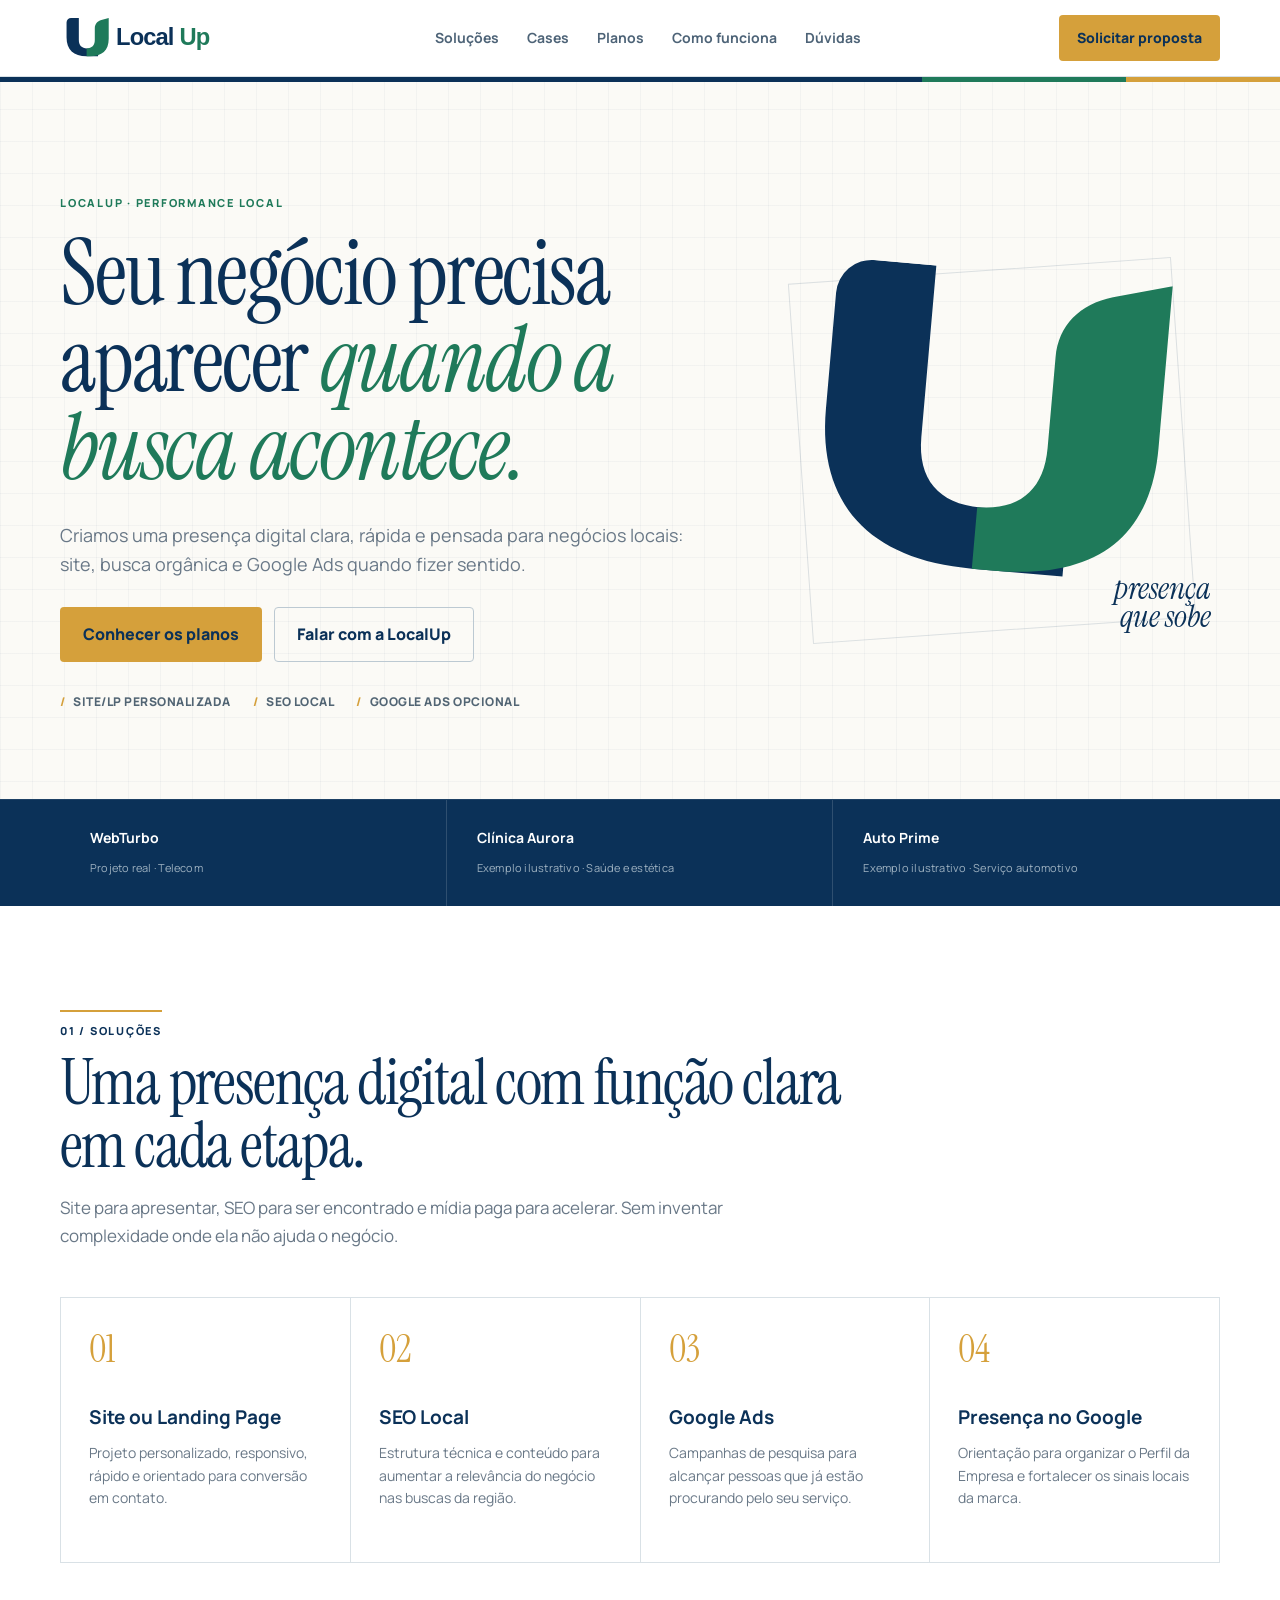
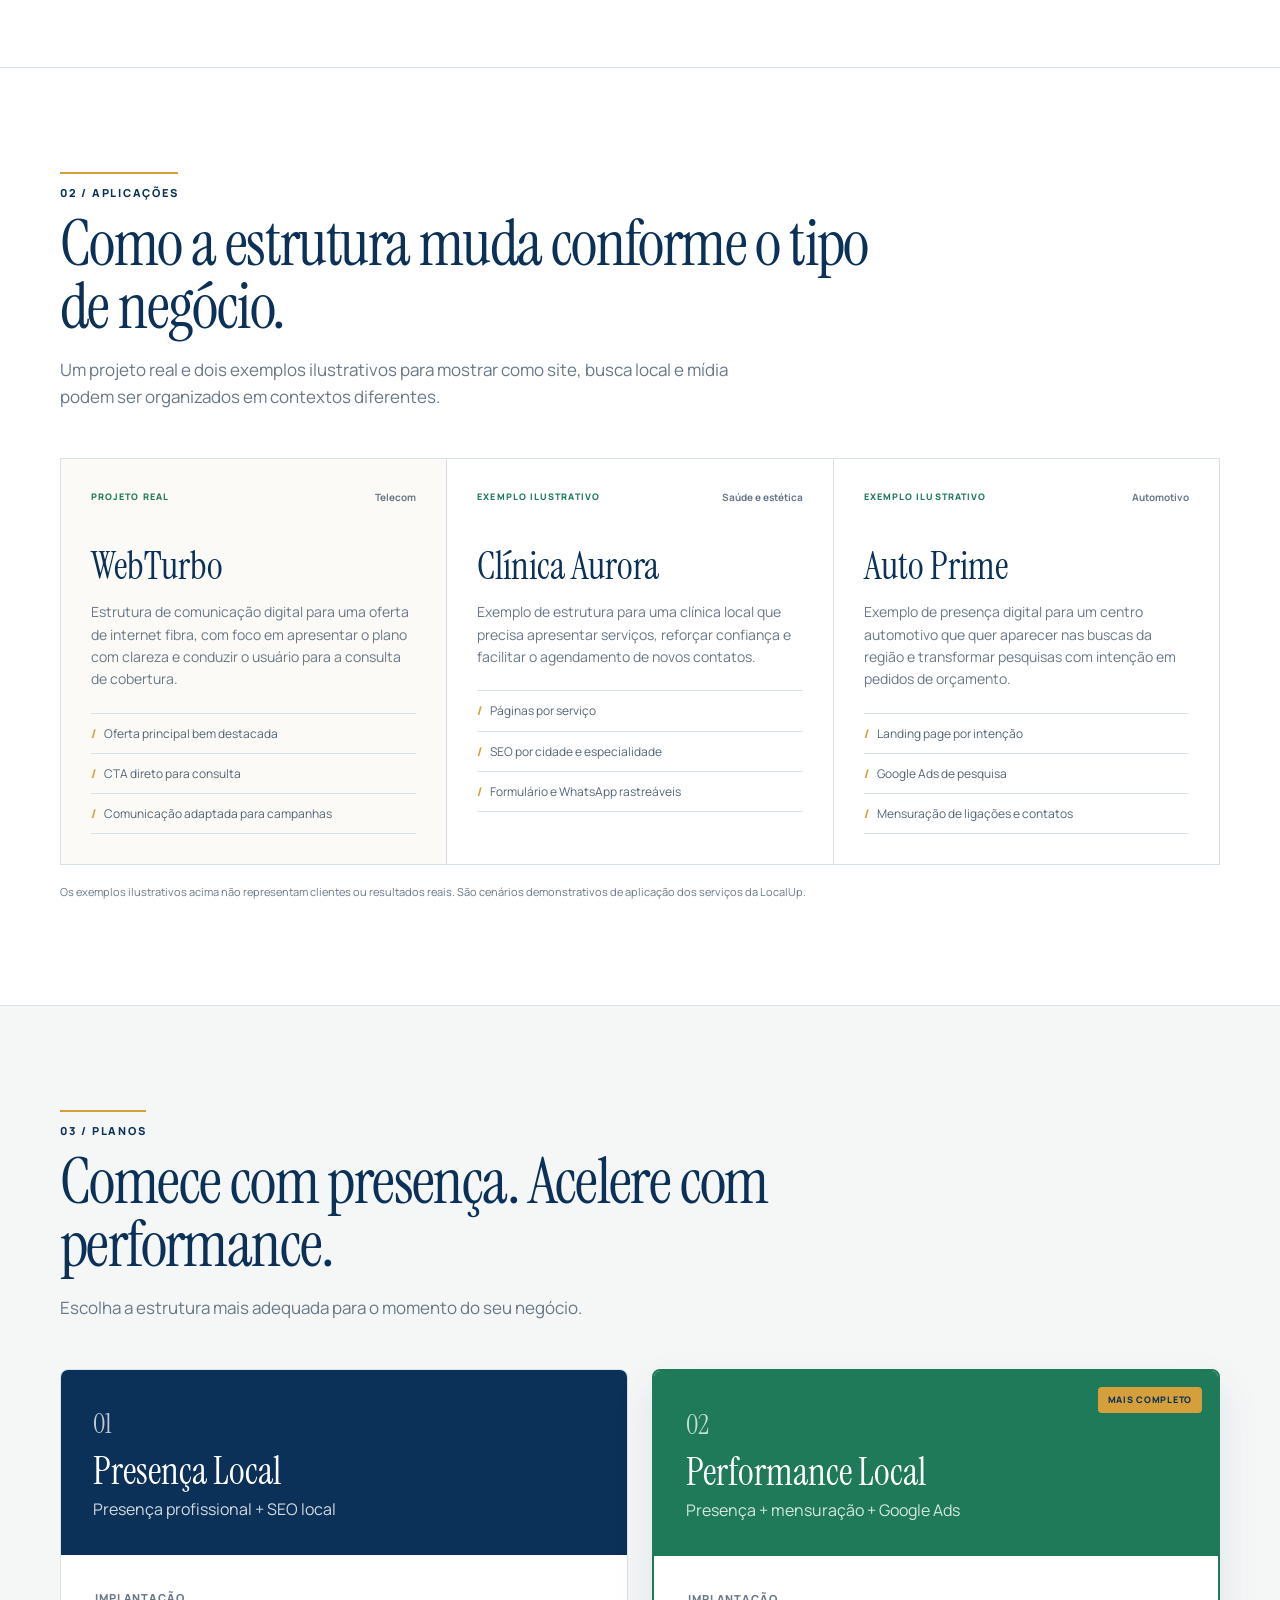
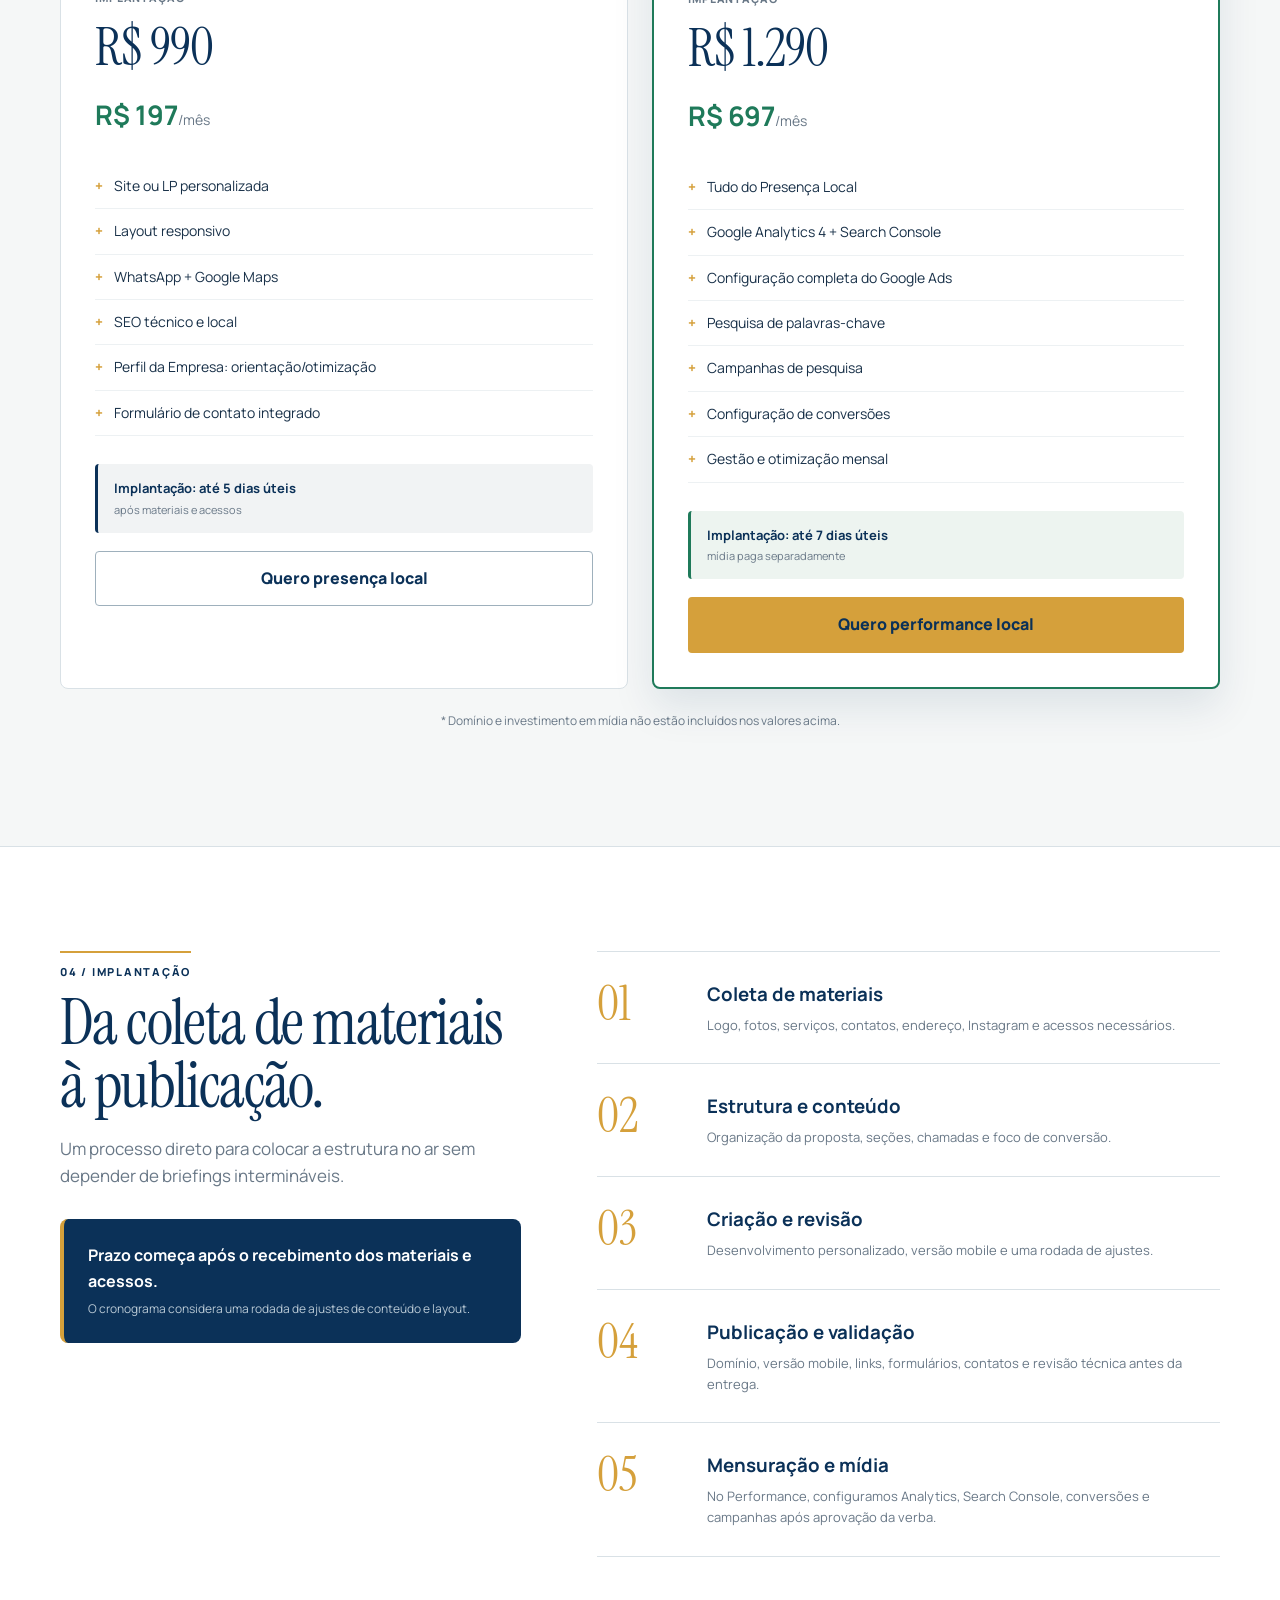
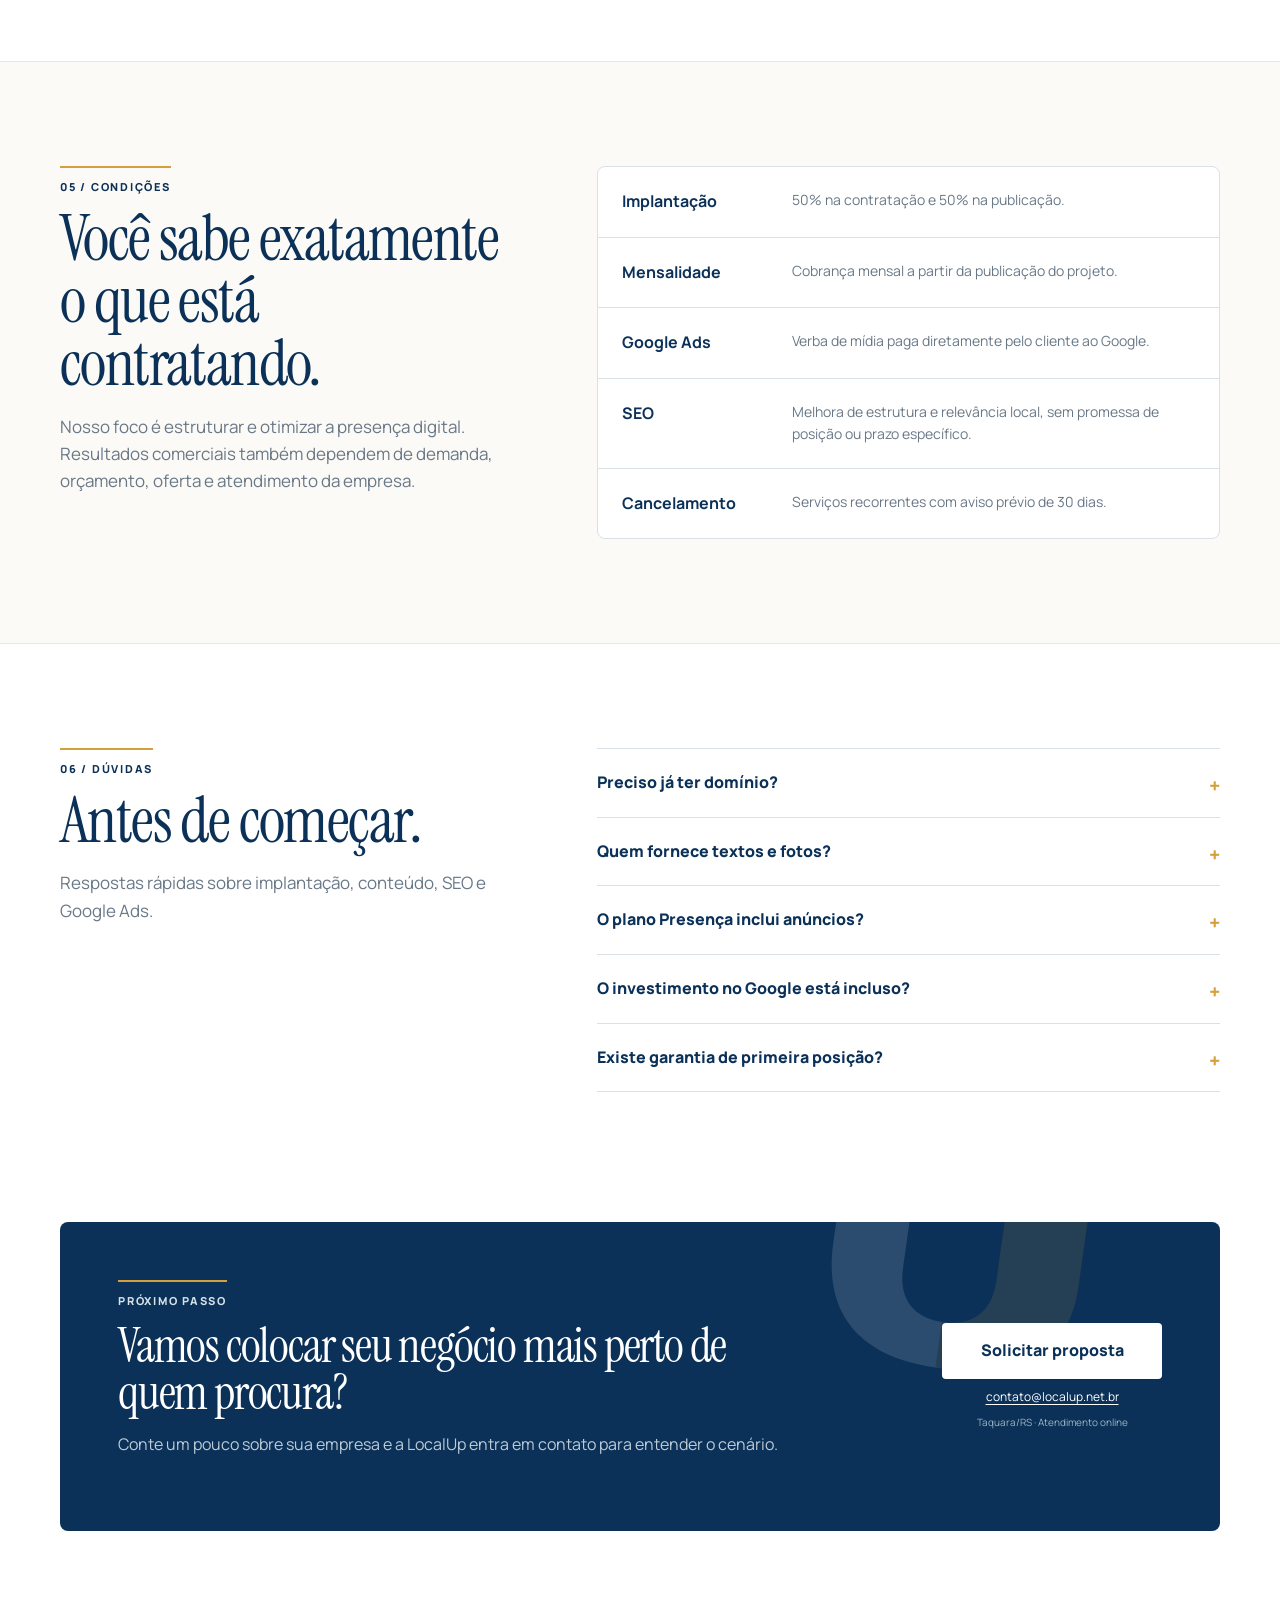
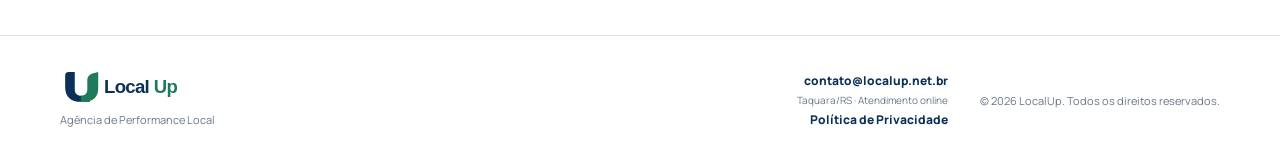
<file: index.html>
<!doctype html>
<html lang="pt-BR">
<head>
  <meta charset="utf-8" />
  <meta name="viewport" content="width=device-width,initial-scale=1" />
  <title>LocalUp | Sites e SEO Local para Negócios Locais</title>
  <meta name="description" content="A LocalUp cria sites, landing pages e estratégias de SEO local para negócios que querem fortalecer sua presença digital e gerar mais oportunidades." />
  <meta name="robots" content="index,follow,max-image-preview:large" />
  <meta name="author" content="LocalUp" />
  <meta name="theme-color" content="#0b3158" />
  <link rel="canonical" href="https://localup.net.br/" />

  <meta property="og:type" content="website" />
  <meta property="og:locale" content="pt_BR" />
  <meta property="og:site_name" content="LocalUp" />
  <meta property="og:title" content="LocalUp — Agência de Performance Local" />
  <meta property="og:description" content="Sites, SEO local e Google Ads para negócios locais que querem fortalecer sua presença digital." />
  <meta property="og:url" content="https://localup.net.br/" />
  <meta property="og:image" content="https://localup.net.br/assets/favicon/apple-touch-icon.png" />
  <meta property="og:image:alt" content="LocalUp — Agência de Performance Local" />
  <meta name="twitter:card" content="summary" />
  <meta name="twitter:title" content="LocalUp — Agência de Performance Local" />
  <meta name="twitter:description" content="Sites, SEO local e Google Ads para negócios locais." />
  <meta name="twitter:image" content="https://localup.net.br/assets/favicon/apple-touch-icon.png" />

  <link rel="icon" href="assets/favicon/favicon.ico" sizes="any" />
  <link rel="icon" type="image/png" sizes="32x32" href="assets/favicon/favicon-32x32.png" />
  <link rel="icon" type="image/png" sizes="16x16" href="assets/favicon/favicon-16x16.png" />
  <link rel="apple-touch-icon" sizes="180x180" href="assets/favicon/apple-touch-icon.png" />
  <link rel="preconnect" href="https://fonts.googleapis.com">
  <link rel="preconnect" href="https://fonts.gstatic.com" crossorigin>
  <link href="https://fonts.googleapis.com/css2?family=Instrument+Serif:ital@0;1&family=Manrope:wght@400;500;600;700;800&display=swap" rel="stylesheet">
  <link rel="stylesheet" href="styles.css" />

  <script type="application/ld+json">
  {
    "@context": "https://schema.org",
    "@type": "ProfessionalService",
    "name": "LocalUp",
    "url": "https://localup.net.br/",
    "email": "contato@localup.net.br",
    "description": "Agência de performance local especializada em sites, landing pages, SEO local e Google Ads.",
    "address": {
      "@type": "PostalAddress",
      "addressLocality": "Taquara",
      "addressRegion": "RS",
      "addressCountry": "BR"
    },
    "areaServed": "Brasil",
    "serviceType": [
      "Criação de sites",
      "Landing pages",
      "SEO local",
      "Google Ads"
    ]
  }
  </script>
</head>
<body>
  <header class="site-header">
    <div class="container nav-wrap">
      <a class="brand" href="#inicio" aria-label="LocalUp"><img src="assets/logo-localup.svg" alt="LocalUp" /></a>
      <nav class="desktop-nav" aria-label="Navegação principal">
        <a href="#solucoes">Soluções</a>
        <a href="#cases">Cases</a>
        <a href="#planos">Planos</a>
        <a href="#processo">Como funciona</a>
        <a href="#faq">Dúvidas</a>
      </nav>
      <a class="btn btn-sm btn-primary" href="#contato" data-open-proposal>Solicitar proposta</a>
    </div>
  </header>

  <main>
    <section class="hero" id="inicio">
      <div class="container hero-grid">
        <div class="hero-copy reveal">
          <span class="hero-label">LOCALUP · PERFORMANCE LOCAL</span>
          <h1>Seu negócio precisa aparecer <em>quando a busca acontece.</em></h1>
          <p>Criamos uma presença digital clara, rápida e pensada para negócios locais: site, busca orgânica e Google Ads quando fizer sentido.</p>
          <div class="hero-actions">
            <a class="btn btn-primary" href="#planos">Conhecer os planos</a>
            <a class="btn btn-ghost" href="#contato" data-open-proposal>Falar com a LocalUp</a>
          </div>
          <div class="hero-points"><span>Site/LP personalizada</span><span>SEO local</span><span>Google Ads opcional</span></div>
        </div>

        <div class="hero-mark reveal delay-1" aria-hidden="true">
          <svg viewBox="0 0 120 110" role="presentation">
            <path d="M8 11a11 11 0 0 1 11-11h19v53c0 13 7 20 20 20h27v19H57C25 92 8 76 8 47V11Z" />
            <path d="M57 73c13 0 20-7 20-20V25c0-10 6-17 16-20L111 0v50c0 28-16 42-47 42h-7V73Z" />
          </svg>
          <span>presença<br>que sobe</span>
        </div>
      </div>
    </section>

    <section class="trust-strip" aria-label="Projetos e exemplos de aplicação">
      <div class="container trust-grid">
        <div><strong>WebTurbo</strong><span>Projeto real · Telecom</span></div>
        <div><strong>Clínica Aurora</strong><span>Exemplo ilustrativo · Saúde e estética</span></div>
        <div><strong>Auto Prime</strong><span>Exemplo ilustrativo · Serviço automotivo</span></div>
      </div>
    </section>

    <section class="section" id="solucoes">
      <div class="container">
        <div class="section-head reveal">
          <span class="section-index">01 / SOLUÇÕES</span>
          <h2>Uma presença digital com função clara em cada etapa.</h2>
          <p>Site para apresentar, SEO para ser encontrado e mídia paga para acelerar. Sem inventar complexidade onde ela não ajuda o negócio.</p>
        </div>
        <div class="feature-grid">
          <article class="feature-card reveal"><span class="feature-number">01</span><h3>Site ou Landing Page</h3><p>Projeto personalizado, responsivo, rápido e orientado para conversão em contato.</p></article>
          <article class="feature-card reveal delay-1"><span class="feature-number">02</span><h3>SEO Local</h3><p>Estrutura técnica e conteúdo para aumentar a relevância do negócio nas buscas da região.</p></article>
          <article class="feature-card reveal delay-2"><span class="feature-number">03</span><h3>Google Ads</h3><p>Campanhas de pesquisa para alcançar pessoas que já estão procurando pelo seu serviço.</p></article>
          <article class="feature-card reveal delay-3"><span class="feature-number">04</span><h3>Presença no Google</h3><p>Orientação para organizar o Perfil da Empresa e fortalecer os sinais locais da marca.</p></article>
        </div>
      </div>
    </section>

    <section class="section cases-section" id="cases">
      <div class="container">
        <div class="section-head reveal">
          <span class="section-index">02 / APLICAÇÕES</span>
          <h2>Como a estrutura muda conforme o tipo de negócio.</h2>
          <p>Um projeto real e dois exemplos ilustrativos para mostrar como site, busca local e mídia podem ser organizados em contextos diferentes.</p>
        </div>
        <div class="cases-grid">
          <article class="case-card case-real reveal">
            <div class="case-meta"><span>PROJETO REAL</span><b>Telecom</b></div>
            <h3>WebTurbo</h3>
            <p>Estrutura de comunicação digital para uma oferta de internet fibra, com foco em apresentar o plano com clareza e conduzir o usuário para a consulta de cobertura.</p>
            <ul><li>Oferta principal bem destacada</li><li>CTA direto para consulta</li><li>Comunicação adaptada para campanhas</li></ul>
          </article>
          <article class="case-card reveal delay-1">
            <div class="case-meta"><span>EXEMPLO ILUSTRATIVO</span><b>Saúde e estética</b></div>
            <h3>Clínica Aurora</h3>
            <p>Exemplo de estrutura para uma clínica local que precisa apresentar serviços, reforçar confiança e facilitar o agendamento de novos contatos.</p>
            <ul><li>Páginas por serviço</li><li>SEO por cidade e especialidade</li><li>Formulário e WhatsApp rastreáveis</li></ul>
          </article>
          <article class="case-card reveal delay-2">
            <div class="case-meta"><span>EXEMPLO ILUSTRATIVO</span><b>Automotivo</b></div>
            <h3>Auto Prime</h3>
            <p>Exemplo de presença digital para um centro automotivo que quer aparecer nas buscas da região e transformar pesquisas com intenção em pedidos de orçamento.</p>
            <ul><li>Landing page por intenção</li><li>Google Ads de pesquisa</li><li>Mensuração de ligações e contatos</li></ul>
          </article>
        </div>
        <p class="cases-disclaimer">Os exemplos ilustrativos acima não representam clientes ou resultados reais. São cenários demonstrativos de aplicação dos serviços da LocalUp.</p>
      </div>
    </section>

    <section class="section plans-section" id="planos">
      <div class="container">
        <div class="section-head reveal"><span class="section-index">03 / PLANOS</span><h2>Comece com presença. Acelere com performance.</h2><p>Escolha a estrutura mais adequada para o momento do seu negócio.</p></div>
        <div class="plans-grid">
          <article class="plan-card reveal">
            <div class="plan-top navy"><span>01</span><h3>Presença Local</h3><p>Presença profissional + SEO local</p></div>
            <div class="plan-body">
              <div class="price"><small>Implantação</small><strong>R$ 990</strong></div><div class="monthly"><strong>R$ 197</strong><span>/mês</span></div>
              <ul><li>Site ou LP personalizada</li><li>Layout responsivo</li><li>WhatsApp + Google Maps</li><li>SEO técnico e local</li><li>Perfil da Empresa: orientação/otimização</li><li>Formulário de contato integrado</li></ul>
              <div class="deadline"><b>Implantação: até 5 dias úteis</b><span>após materiais e acessos</span></div>
              <a class="btn btn-outline full" href="#contato" data-open-proposal data-plan="Presença Local">Quero presença local</a>
            </div>
          </article>

          <article class="plan-card featured reveal delay-1">
            <div class="recommended">MAIS COMPLETO</div>
            <div class="plan-top green"><span>02</span><h3>Performance Local</h3><p>Presença + mensuração + Google Ads</p></div>
            <div class="plan-body">
              <div class="price"><small>Implantação</small><strong>R$ 1.290</strong></div><div class="monthly"><strong>R$ 697</strong><span>/mês</span></div>
              <ul><li>Tudo do Presença Local</li><li>Google Analytics 4 + Search Console</li><li>Configuração completa do Google Ads</li><li>Pesquisa de palavras-chave</li><li>Campanhas de pesquisa</li><li>Configuração de conversões</li><li>Gestão e otimização mensal</li></ul>
              <div class="deadline green-deadline"><b>Implantação: até 7 dias úteis</b><span>mídia paga separadamente</span></div>
              <a class="btn btn-primary full" href="#contato" data-open-proposal data-plan="Performance Local">Quero performance local</a>
            </div>
          </article>
        </div>
        <p class="plans-note">* Domínio e investimento em mídia não estão incluídos nos valores acima.</p>
      </div>
    </section>

    <section class="section process-section" id="processo">
      <div class="container process-grid">
        <div class="process-copy reveal"><span class="section-index">04 / IMPLANTAÇÃO</span><h2>Da coleta de materiais à publicação.</h2><p>Um processo direto para colocar a estrutura no ar sem depender de briefings intermináveis.</p><div class="process-highlight"><strong>Prazo começa após o recebimento dos materiais e acessos.</strong><span>O cronograma considera uma rodada de ajustes de conteúdo e layout.</span></div></div>
        <div class="steps">
          <article class="step reveal"><span>01</span><div><h3>Coleta de materiais</h3><p>Logo, fotos, serviços, contatos, endereço, Instagram e acessos necessários.</p></div></article>
          <article class="step reveal"><span>02</span><div><h3>Estrutura e conteúdo</h3><p>Organização da proposta, seções, chamadas e foco de conversão.</p></div></article>
          <article class="step reveal"><span>03</span><div><h3>Criação e revisão</h3><p>Desenvolvimento personalizado, versão mobile e uma rodada de ajustes.</p></div></article>
          <article class="step reveal"><span>04</span><div><h3>Publicação e validação</h3><p>Domínio, versão mobile, links, formulários, contatos e revisão técnica antes da entrega.</p></div></article>
          <article class="step reveal"><span>05</span><div><h3>Mensuração e mídia</h3><p>No Performance, configuramos Analytics, Search Console, conversões e campanhas após aprovação da verba.</p></div></article>
        </div>
      </div>
    </section>

    <section class="section conditions-section">
      <div class="container conditions-grid">
        <div class="conditions-copy reveal"><span class="section-index">05 / CONDIÇÕES</span><h2>Você sabe exatamente o que está contratando.</h2><p>Nosso foco é estruturar e otimizar a presença digital. Resultados comerciais também dependem de demanda, orçamento, oferta e atendimento da empresa.</p></div>
        <div class="condition-list reveal delay-1"><div><b>Implantação</b><span>50% na contratação e 50% na publicação.</span></div><div><b>Mensalidade</b><span>Cobrança mensal a partir da publicação do projeto.</span></div><div><b>Google Ads</b><span>Verba de mídia paga diretamente pelo cliente ao Google.</span></div><div><b>SEO</b><span>Melhora de estrutura e relevância local, sem promessa de posição ou prazo específico.</span></div><div><b>Cancelamento</b><span>Serviços recorrentes com aviso prévio de 30 dias.</span></div></div>
      </div>
    </section>

    <section class="section faq-section" id="faq">
      <div class="container faq-grid">
        <div class="faq-intro reveal"><span class="section-index">06 / DÚVIDAS</span><h2>Antes de começar.</h2><p>Respostas rápidas sobre implantação, conteúdo, SEO e Google Ads.</p></div>
        <div class="faq-list">
          <details class="reveal"><summary>Preciso já ter domínio?</summary><p>Não. Se você ainda não tiver, orientamos a escolha e configuração. O registro ou renovação do domínio é pago separadamente.</p></details>
          <details class="reveal"><summary>Quem fornece textos e fotos?</summary><p>Você envia as informações e materiais disponíveis. A LocalUp organiza e adapta o conteúdo para a estrutura do site.</p></details>
          <details class="reveal"><summary>O plano Presença inclui anúncios?</summary><p>Não. Ele foca site/LP, SEO técnico e presença local. Os anúncios fazem parte do plano Performance.</p></details>
          <details class="reveal"><summary>O investimento no Google está incluso?</summary><p>Não. A mensalidade cobre configuração, gestão e otimização. A verba de mídia é paga diretamente pelo cliente ao Google.</p></details>
          <details class="reveal"><summary>Existe garantia de primeira posição?</summary><p>Não. SEO melhora estrutura e relevância, mas não existe promessa séria de posição ou prazo específico de ranqueamento.</p></details>
        </div>
      </div>
    </section>

    <section class="cta-section" id="contato">
      <div class="container cta-card reveal">
        <svg class="cta-mark" viewBox="0 0 120 110" aria-hidden="true"><path d="M8 11a11 11 0 0 1 11-11h19v53c0 13 7 20 20 20h27v19H57C25 92 8 76 8 47V11Z"/><path d="M57 73c13 0 20-7 20-20V25c0-10 6-17 16-20L111 0v50c0 28-16 42-47 42h-7V73Z"/></svg>
        <div><span class="section-index light">PRÓXIMO PASSO</span><h2>Vamos colocar seu negócio mais perto de quem procura?</h2><p>Conte um pouco sobre sua empresa e a LocalUp entra em contato para entender o cenário.</p></div>
        <div class="cta-actions"><a class="btn btn-light" href="#contato" data-open-proposal>Solicitar proposta</a><a class="contact-link" href="mailto:contato@localup.net.br">contato@localup.net.br</a><span class="contact-note">Taquara/RS · Atendimento online</span></div>
      </div>
    </section>
  </main>

  <div class="proposal-modal" id="proposal-modal" hidden>
    <div class="proposal-backdrop" data-close-proposal></div>
    <section class="proposal-dialog" role="dialog" aria-modal="true" aria-labelledby="proposal-title">
      <button class="proposal-close" type="button" aria-label="Fechar formulário" data-close-proposal>×</button>
      <div class="proposal-intro">
        <span class="section-index">SOLICITAR PROPOSTA</span>
        <h2 id="proposal-title">Conte sobre o seu negócio.</h2>
        <p>Preencha os dados abaixo. Usaremos essas informações apenas para retornar sobre sua solicitação.</p>
      </div>
      <form id="proposal-form">
        <div class="form-grid">
          <label><span>Nome *</span><input type="text" name="nome" autocomplete="name" maxlength="120" required></label>
          <label><span>Empresa</span><input type="text" name="empresa" autocomplete="organization" maxlength="160"></label>
          <label><span>Cidade</span><input type="text" name="cidade" autocomplete="address-level2" maxlength="120"></label>
          <label><span>WhatsApp</span><input type="tel" name="telefone" autocomplete="tel" maxlength="40" placeholder="(51) 99999-9999"></label>
          <label><span>E-mail</span><input type="email" name="email" autocomplete="email" maxlength="160" placeholder="voce@empresa.com.br"></label>
          <label><span>Site ou Instagram</span><input type="text" name="site_instagram" maxlength="240" placeholder="https:// ou @perfil"></label>
          <label class="form-wide"><span>Interesse</span><select name="plano_interesse"><option value="Quero entender as opções">Quero entender as opções</option><option value="Presença Local">Presença Local</option><option value="Performance Local">Performance Local</option></select></label>
          <label class="form-wide"><span>Mensagem</span><textarea name="mensagem" rows="4" maxlength="1500" placeholder="O que você gostaria de melhorar na presença digital do seu negócio?"></textarea></label>
          <label class="honeypot" aria-hidden="true"><span>Website</span><input type="text" name="company_website" tabindex="-1" autocomplete="off"></label>
        </div>
        <p class="form-privacy">Ao enviar, você concorda que a LocalUp utilize esses dados para entrar em contato sobre esta solicitação. Não usamos o formulário para inscrição automática em listas de marketing. Consulte nossa <a href="/privacidade.html" target="_blank" rel="noopener">Política de Privacidade</a>.</p>
        <div class="form-actions"><button class="btn btn-primary" type="submit">Enviar solicitação</button><span class="form-status" id="form-status" aria-live="polite"></span></div>
      </form>
      <div class="form-success" id="form-success" hidden><strong>Solicitação recebida.</strong><p>Seus dados foram registrados. A LocalUp entrará em contato pelos dados informados.</p><button class="btn btn-outline" type="button" data-close-proposal>Fechar</button></div>
    </section>
  </div>

  <footer>
    <div class="container footer-grid">
      <div class="footer-brand"><img src="assets/logo-localup.svg" alt="LocalUp" /><p>Agência de Performance Local</p></div>
      <div class="footer-contact"><a href="mailto:contato@localup.net.br">contato@localup.net.br</a><span>Taquara/RS · Atendimento online</span><a href="/privacidade.html">Política de Privacidade</a></div>
      <div class="footer-copy">© <span id="year"></span> LocalUp. Todos os direitos reservados.</div>
    </div>
  </footer>
  <script src="script.js"></script>
</body>
</html>
</file>
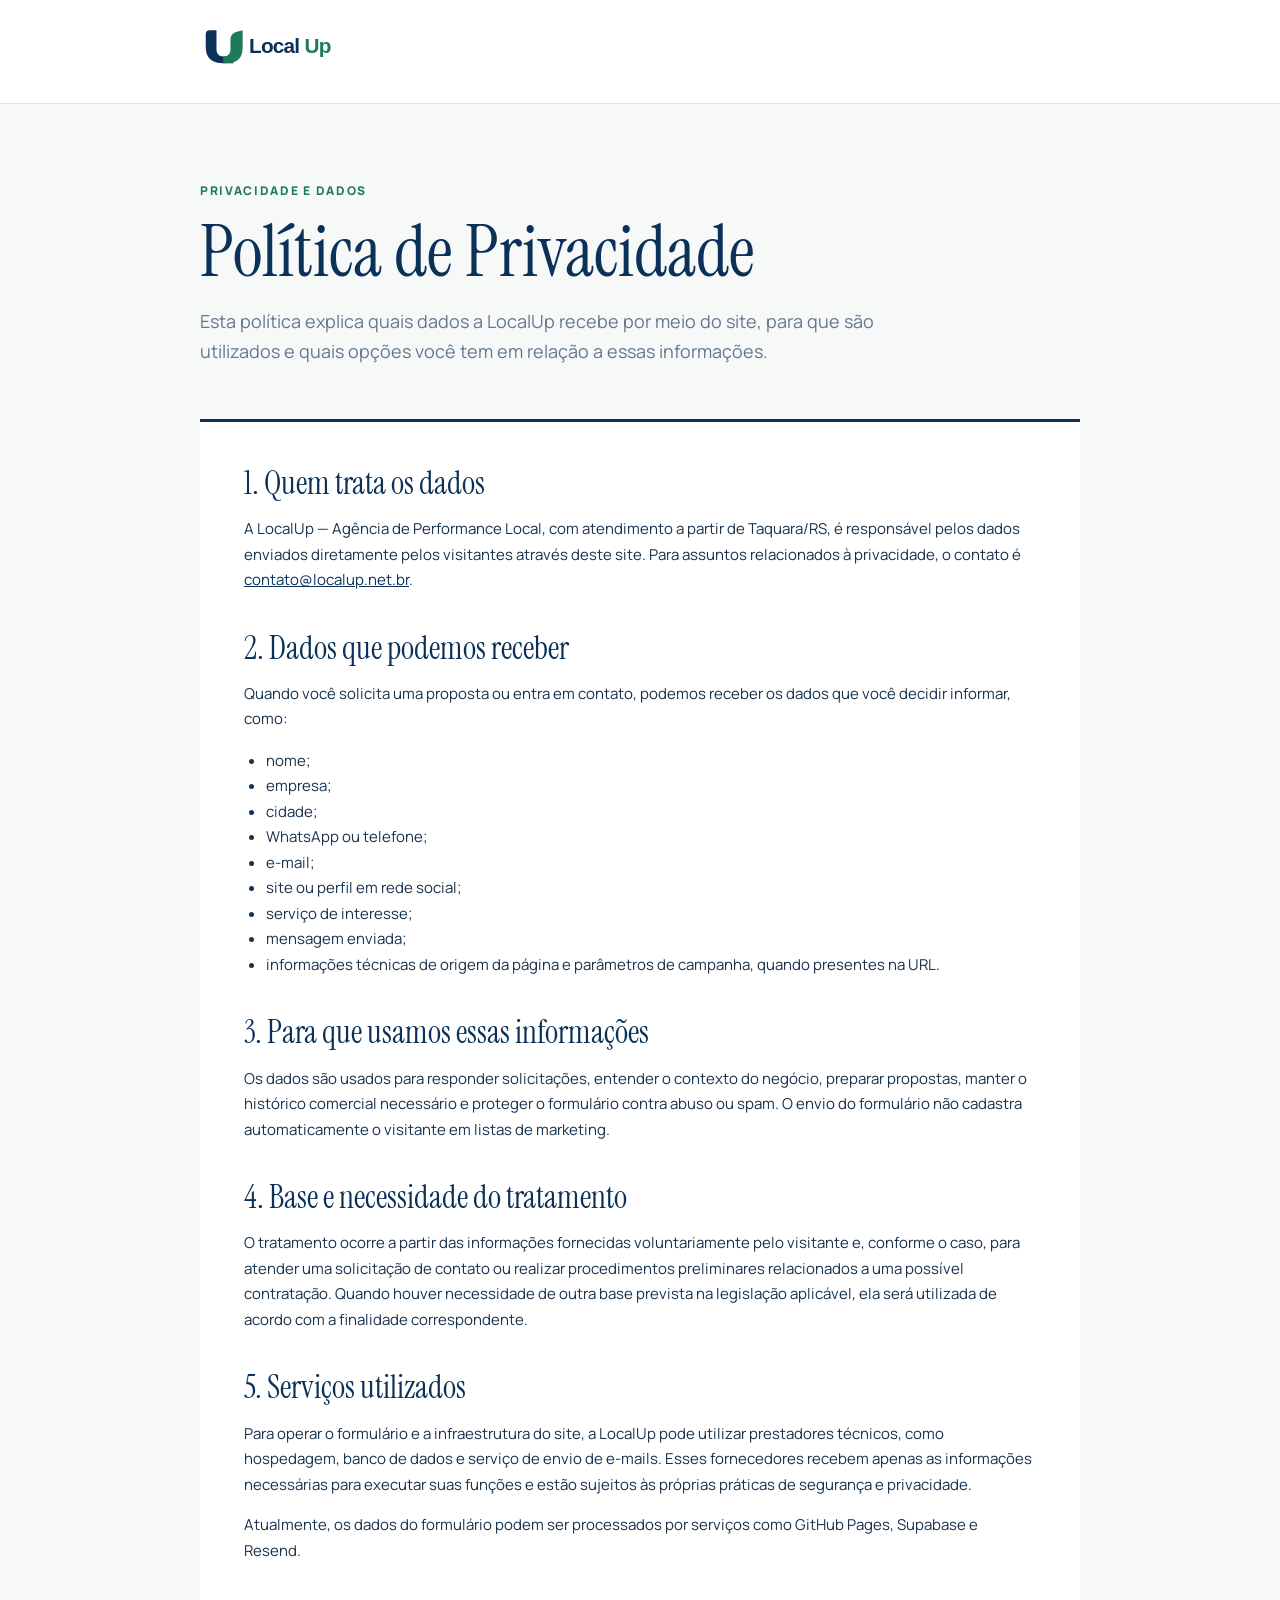
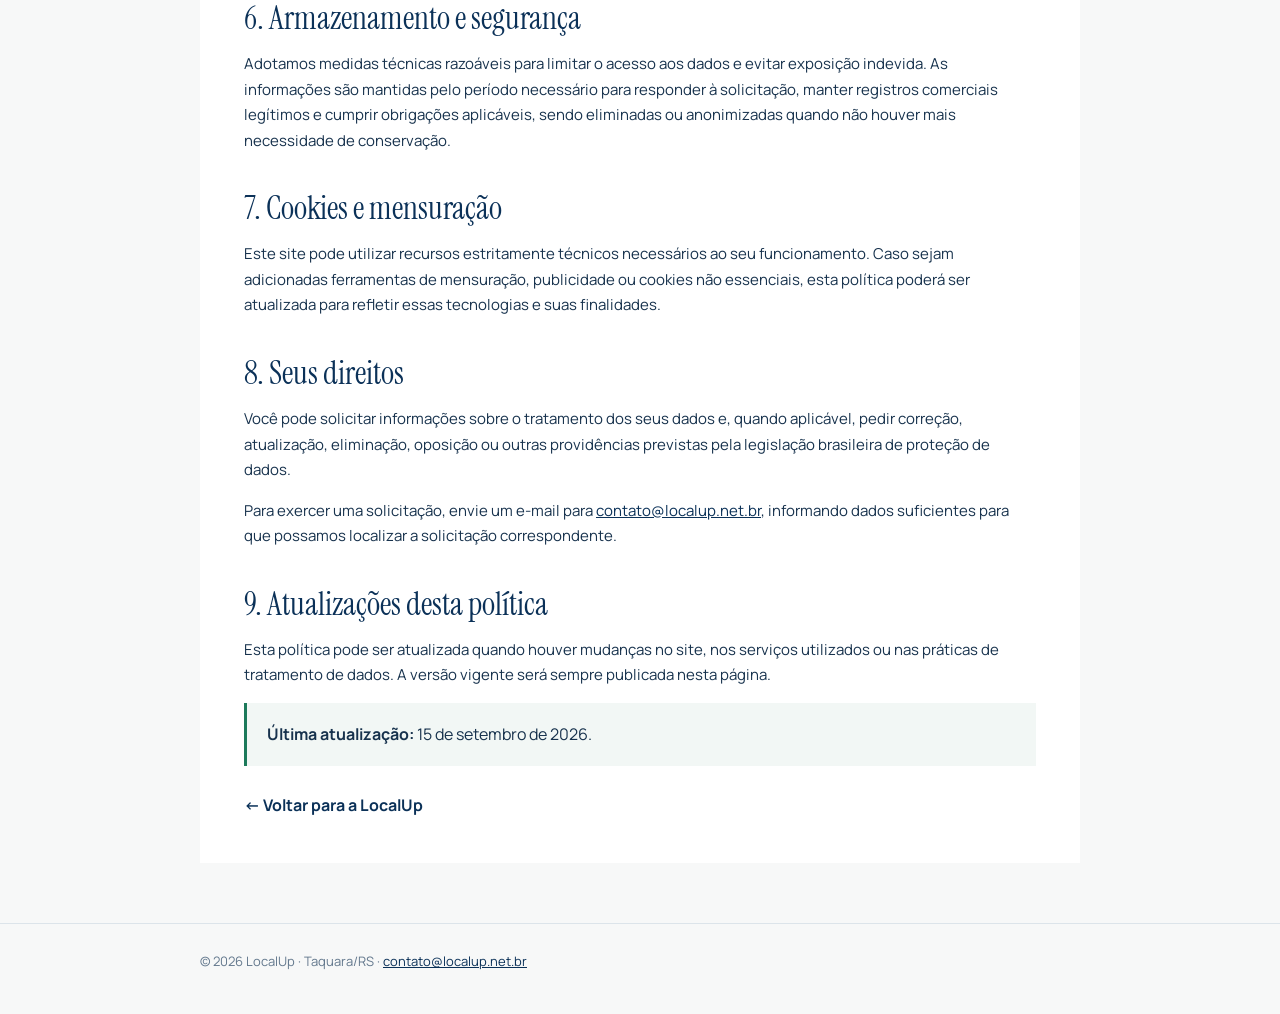
<file: privacidade.html>
<!doctype html>
<html lang="pt-BR">
<head>
  <meta charset="utf-8" />
  <meta name="viewport" content="width=device-width,initial-scale=1" />
  <title>Política de Privacidade | LocalUp</title>
  <meta name="description" content="Política de Privacidade da LocalUp e informações sobre o tratamento de dados enviados pelo site." />
  <meta name="robots" content="index,follow" />
  <link rel="canonical" href="https://localup.net.br/privacidade.html" />
  <meta name="theme-color" content="#0b3158" />
  <link rel="icon" href="assets/favicon/favicon.ico" sizes="any" />
  <link rel="preconnect" href="https://fonts.googleapis.com">
  <link rel="preconnect" href="https://fonts.gstatic.com" crossorigin>
  <link href="https://fonts.googleapis.com/css2?family=Instrument+Serif:ital@0;1&family=Manrope:wght@400;500;600;700&display=swap" rel="stylesheet">
  <style>
    :root{--navy:#0b3158;--text:#17324d;--muted:#63788d;--line:#dce4ea;--paper:#f7f8f8;--green:#1d7a5b}*{box-sizing:border-box}body{margin:0;background:var(--paper);color:var(--text);font-family:Manrope,Arial,sans-serif;line-height:1.7}.wrap{width:min(880px,calc(100% - 40px));margin:0 auto}.top{padding:26px 0;border-bottom:1px solid var(--line);background:#fff}.brand{display:inline-flex;align-items:center}.brand img{width:154px;height:auto}.hero{padding:72px 0 34px}.eyebrow{font-size:12px;font-weight:800;letter-spacing:.14em;color:var(--green)}h1{font:400 clamp(42px,7vw,72px)/.98 'Instrument Serif',Georgia,serif;color:var(--navy);margin:14px 0 18px}.lead{font-size:18px;color:var(--muted);max-width:720px}.content{background:#fff;border-top:3px solid var(--navy);padding:44px;margin-bottom:60px}h2{font:400 32px/1.1 'Instrument Serif',Georgia,serif;color:var(--navy);margin:38px 0 12px}h2:first-child{margin-top:0}p,li{font-size:15px}ul{padding-left:22px}a{color:var(--navy)}.note{padding:18px 20px;border-left:3px solid var(--green);background:#f2f7f5}.back{display:inline-block;margin-top:26px;font-weight:700;text-decoration:none}.footer{padding:26px 0 42px;color:var(--muted);font-size:13px;border-top:1px solid var(--line)}@media(max-width:640px){.content{padding:28px 22px}.hero{padding-top:48px}}
  </style>
</head>
<body>
  <header class="top"><div class="wrap"><a class="brand" href="/" aria-label="Voltar para a LocalUp"><img src="assets/logo-localup.svg" alt="LocalUp"></a></div></header>
  <main>
    <section class="hero"><div class="wrap"><span class="eyebrow">PRIVACIDADE E DADOS</span><h1>Política de Privacidade</h1><p class="lead">Esta política explica quais dados a LocalUp recebe por meio do site, para que são utilizados e quais opções você tem em relação a essas informações.</p></div></section>
    <div class="wrap">
      <article class="content">
        <h2>1. Quem trata os dados</h2>
        <p>A LocalUp — Agência de Performance Local, com atendimento a partir de Taquara/RS, é responsável pelos dados enviados diretamente pelos visitantes através deste site. Para assuntos relacionados à privacidade, o contato é <a href="mailto:contato@localup.net.br">contato@localup.net.br</a>.</p>

        <h2>2. Dados que podemos receber</h2>
        <p>Quando você solicita uma proposta ou entra em contato, podemos receber os dados que você decidir informar, como:</p>
        <ul><li>nome;</li><li>empresa;</li><li>cidade;</li><li>WhatsApp ou telefone;</li><li>e-mail;</li><li>site ou perfil em rede social;</li><li>serviço de interesse;</li><li>mensagem enviada;</li><li>informações técnicas de origem da página e parâmetros de campanha, quando presentes na URL.</li></ul>

        <h2>3. Para que usamos essas informações</h2>
        <p>Os dados são usados para responder solicitações, entender o contexto do negócio, preparar propostas, manter o histórico comercial necessário e proteger o formulário contra abuso ou spam. O envio do formulário não cadastra automaticamente o visitante em listas de marketing.</p>

        <h2>4. Base e necessidade do tratamento</h2>
        <p>O tratamento ocorre a partir das informações fornecidas voluntariamente pelo visitante e, conforme o caso, para atender uma solicitação de contato ou realizar procedimentos preliminares relacionados a uma possível contratação. Quando houver necessidade de outra base prevista na legislação aplicável, ela será utilizada de acordo com a finalidade correspondente.</p>

        <h2>5. Serviços utilizados</h2>
        <p>Para operar o formulário e a infraestrutura do site, a LocalUp pode utilizar prestadores técnicos, como hospedagem, banco de dados e serviço de envio de e-mails. Esses fornecedores recebem apenas as informações necessárias para executar suas funções e estão sujeitos às próprias práticas de segurança e privacidade.</p>
        <p>Atualmente, os dados do formulário podem ser processados por serviços como GitHub Pages, Supabase e Resend.</p>

        <h2>6. Armazenamento e segurança</h2>
        <p>Adotamos medidas técnicas razoáveis para limitar o acesso aos dados e evitar exposição indevida. As informações são mantidas pelo período necessário para responder à solicitação, manter registros comerciais legítimos e cumprir obrigações aplicáveis, sendo eliminadas ou anonimizadas quando não houver mais necessidade de conservação.</p>

        <h2>7. Cookies e mensuração</h2>
        <p>Este site pode utilizar recursos estritamente técnicos necessários ao seu funcionamento. Caso sejam adicionadas ferramentas de mensuração, publicidade ou cookies não essenciais, esta política poderá ser atualizada para refletir essas tecnologias e suas finalidades.</p>

        <h2>8. Seus direitos</h2>
        <p>Você pode solicitar informações sobre o tratamento dos seus dados e, quando aplicável, pedir correção, atualização, eliminação, oposição ou outras providências previstas pela legislação brasileira de proteção de dados.</p>
        <p>Para exercer uma solicitação, envie um e-mail para <a href="mailto:contato@localup.net.br">contato@localup.net.br</a>, informando dados suficientes para que possamos localizar a solicitação correspondente.</p>

        <h2>9. Atualizações desta política</h2>
        <p>Esta política pode ser atualizada quando houver mudanças no site, nos serviços utilizados ou nas práticas de tratamento de dados. A versão vigente será sempre publicada nesta página.</p>

        <div class="note"><strong>Última atualização:</strong> 15 de setembro de 2026.</div>
        <a class="back" href="/">← Voltar para a LocalUp</a>
      </article>
    </div>
  </main>
  <footer class="footer"><div class="wrap">© 2026 LocalUp · Taquara/RS · <a href="mailto:contato@localup.net.br">contato@localup.net.br</a></div></footer>
</body>
</html>
</file>
<file: styles.css>
:root{
  --navy:#0b3158;
  --navy-2:#173f65;
  --green:#1f7a5a;
  --green-2:#175f47;
  --accent:#d5a03b;
  --accent-soft:#f7efd9;
  --ink:#183048;
  --muted:#697887;
  --line:#d9e1e6;
  --soft:#f5f7f7;
  --paper:#fbfaf6;
  --white:#fff;
  --radius-sm:4px;
  --radius-md:8px;
}

*{box-sizing:border-box}
html{scroll-behavior:smooth}
body{margin:0;font-family:Manrope,Arial,sans-serif;color:var(--ink);background:var(--white);line-height:1.6}
img{max-width:100%;display:block}
a{text-decoration:none;color:inherit}
.container{width:min(1160px,calc(100% - 40px));margin:auto}

.site-header{position:sticky;top:0;z-index:50;background:rgba(255,255,255,.96);backdrop-filter:blur(10px);border-bottom:1px solid var(--line)}
.nav-wrap{height:76px;display:flex;align-items:center;justify-content:space-between;gap:28px}
.brand img{width:176px}
.desktop-nav{display:flex;gap:28px;font-weight:700;color:#4d6377;font-size:14px}
.desktop-nav a{position:relative}
.desktop-nav a:after{content:"";position:absolute;left:0;right:100%;bottom:-8px;height:2px;background:var(--accent);transition:.2s ease}
.desktop-nav a:hover:after{right:0}

.btn{display:inline-flex;align-items:center;justify-content:center;border-radius:var(--radius-sm);padding:14px 22px;font-weight:800;transition:.2s ease;border:1px solid transparent;font-family:inherit;cursor:pointer}
.btn:hover{transform:translateY(-1px)}
.btn-sm{padding:11px 17px;font-size:14px}
.btn-primary{background:var(--accent);color:var(--navy)}
.btn-primary:hover{background:#c89331}
.btn-ghost{border-color:#bcc9d2;color:var(--navy);background:transparent}
.btn-outline{border-color:#9eb0bc;color:var(--navy);background:#fff}
.btn-light{background:#fff;color:var(--navy)}
.full{width:100%}

.hero{position:relative;overflow:hidden;padding:112px 0 88px;background-color:var(--paper);background-image:linear-gradient(rgba(11,49,88,.035) 1px,transparent 1px),linear-gradient(90deg,rgba(11,49,88,.035) 1px,transparent 1px);background-size:32px 32px}
.hero:before{content:"";position:absolute;inset:0 0 auto 0;height:5px;background:linear-gradient(90deg,var(--navy) 0 72%,var(--green) 72% 88%,var(--accent) 88%)}
.hero-grid{display:grid;grid-template-columns:1.16fr .84fr;gap:72px;align-items:center}
.hero-copy{position:relative;z-index:2}
.hero-label,.section-index{font-size:11px;letter-spacing:.16em;font-weight:800;color:var(--green);display:inline-block;margin-bottom:18px}
.hero h1,.section h2,.cta-card h2{font-family:"Instrument Serif",Georgia,serif;margin:0;color:var(--navy);font-weight:400;line-height:.98;letter-spacing:-.025em}
.hero h1{font-size:clamp(58px,7vw,94px);max-width:850px}
.hero h1 em{font-weight:400;color:var(--green)}
.hero-copy>p{font-size:18px;color:var(--muted);max-width:660px;margin:28px 0}
.hero-actions{display:flex;gap:12px;flex-wrap:wrap}
.hero-points{display:flex;gap:22px;flex-wrap:wrap;margin-top:30px;font-size:12px;font-weight:800;color:#526574;text-transform:uppercase;letter-spacing:.04em}
.hero-points span:before{content:"/";color:var(--accent);margin-right:8px}
.hero-mark{position:relative;min-height:430px;display:flex;align-items:center;justify-content:center}
.hero-mark:before{content:"";position:absolute;inset:8% 8%;border:1px solid rgba(11,49,88,.13);transform:rotate(-4deg)}
.hero-mark svg{width:min(100%,390px);position:relative;z-index:1;transform:rotate(5deg)}
.hero-mark svg path:first-child{fill:var(--navy)}
.hero-mark svg path:last-child{fill:var(--green)}
.hero-mark span{position:absolute;right:2%;bottom:8%;z-index:2;font-family:"Instrument Serif",Georgia,serif;font-size:31px;line-height:.9;color:var(--navy);text-align:right;font-style:italic}

.trust-strip{background:var(--navy);color:#fff;border-top:1px solid rgba(255,255,255,.08)}
.trust-grid{display:grid;grid-template-columns:repeat(3,1fr)}
.trust-grid>div{padding:27px 30px;border-right:1px solid rgba(255,255,255,.15)}
.trust-grid>div:last-child{border-right:0}
.trust-grid strong{display:block;font-size:14px;margin-bottom:4px;color:#fff}
.trust-grid span{font-size:11px;color:#9fb2c1;letter-spacing:.02em}

.section{padding:104px 0}
.section-head{max-width:830px;margin-bottom:48px}
.section h2{font-size:clamp(46px,5vw,68px)}
.section-head p,.conditions-copy p,.process-copy>p,.faq-intro p{color:var(--muted);font-size:17px;max-width:720px}
.section-index{color:var(--navy);margin-bottom:12px;border-top:2px solid var(--accent);padding-top:10px}
.section-index.light{color:#d6e1e8;border-top-color:var(--accent)}

.feature-grid{display:grid;grid-template-columns:repeat(4,1fr);border-top:1px solid var(--line);border-left:1px solid var(--line)}
.feature-card{padding:32px 28px 34px;background:#fff;border-right:1px solid var(--line);border-bottom:1px solid var(--line);min-height:265px}
.feature-number{display:block;font-family:"Instrument Serif",Georgia,serif;font-size:38px;color:var(--accent);line-height:1;margin-bottom:34px}
.feature-card h3{color:var(--navy);margin:0 0 10px;font-size:19px}
.feature-card p{color:var(--muted);font-size:14px;margin:0}

.plans-section{background:var(--soft);border-top:1px solid var(--line);border-bottom:1px solid var(--line)}
.plans-grid{display:grid;grid-template-columns:1fr 1fr;gap:24px;align-items:stretch}
.plan-card{background:#fff;border:1px solid var(--line);border-radius:var(--radius-md);overflow:hidden;position:relative}
.plan-card.featured{border:2px solid var(--green);box-shadow:0 18px 42px rgba(11,49,88,.10)}
.recommended{position:absolute;right:16px;top:16px;background:var(--accent);color:var(--navy);padding:6px 10px;border-radius:var(--radius-sm);font-size:9px;font-weight:900;z-index:2;letter-spacing:.08em}
.plan-top{padding:32px;color:#fff}
.plan-top.navy{background:var(--navy)}
.plan-top.green{background:var(--green)}
.plan-top>span{font-family:"Instrument Serif",Georgia,serif;font-size:27px;opacity:.75}
.plan-top h3{font-family:"Instrument Serif",Georgia,serif;font-weight:400;font-size:38px;line-height:1;margin:7px 0 7px}
.plan-top p{margin:0;opacity:.82}
.plan-body{padding:34px}
.price small{display:block;color:var(--muted);font-size:11px;font-weight:800;text-transform:uppercase;letter-spacing:.08em}
.price strong{font-family:"Instrument Serif",Georgia,serif;font-weight:400;font-size:52px;color:var(--navy);letter-spacing:-.02em}
.monthly{margin-top:3px;color:var(--green)}
.monthly strong{font-size:27px}
.monthly span{color:var(--muted);font-size:14px}
.plan-body ul{list-style:none;padding:0;margin:28px 0}
.plan-body li{padding:11px 0;border-bottom:1px solid #edf1f3;font-size:14px}
.plan-body li:before{content:"+";color:var(--accent);font-weight:900;margin-right:11px}
.deadline{background:#f1f3f4;border-radius:var(--radius-sm);padding:14px 16px;margin-bottom:18px;border-left:3px solid var(--navy)}
.green-deadline{background:#edf4f0;border-left-color:var(--green)}
.deadline b,.deadline span{display:block}
.deadline b{color:var(--navy);font-size:13px}
.deadline span{font-size:11px;color:var(--muted);margin-top:2px}
.plans-note{text-align:center;color:var(--muted);font-size:12px;margin-top:22px}

.process-grid,.conditions-grid,.faq-grid{display:grid;grid-template-columns:.85fr 1.15fr;gap:76px;align-items:start}
.process-copy,.faq-intro{position:sticky;top:116px}
.process-highlight{margin-top:30px;background:var(--navy);color:#fff;border-radius:var(--radius-md);padding:24px;border-left:4px solid var(--accent)}
.process-highlight strong,.process-highlight span{display:block}
.process-highlight span{color:#b8c8d4;font-size:12px;margin-top:5px}
.steps{border-top:1px solid var(--line)}
.step{display:grid;grid-template-columns:92px 1fr;gap:18px;padding:28px 0;border-bottom:1px solid var(--line);background:#fff}
.step>span{font-family:"Instrument Serif",Georgia,serif;font-size:48px;color:var(--accent);line-height:1}
.step h3{margin:0;color:var(--navy)}
.step p{margin:5px 0 0;color:var(--muted);font-size:13px}

.conditions-section{background:var(--paper);border-top:1px solid #ebe6d8;border-bottom:1px solid #ebe6d8}
.condition-list{background:#fff;border:1px solid var(--line);border-radius:var(--radius-md);overflow:hidden}
.condition-list>div{display:grid;grid-template-columns:150px 1fr;gap:20px;padding:22px 24px;border-bottom:1px solid var(--line)}
.condition-list>div:last-child{border:0}
.condition-list b{color:var(--navy)}
.condition-list span{color:var(--muted);font-size:14px}

.faq-list{border-top:1px solid var(--line)}
.faq-list details{border-bottom:1px solid var(--line);padding:0;background:#fff}
.faq-list summary{padding:21px 0;cursor:pointer;color:var(--navy);font-weight:800;list-style:none}
.faq-list summary::-webkit-details-marker{display:none}
.faq-list summary:after{content:"+";float:right;color:var(--accent);font-size:20px}
.faq-list details[open] summary:after{content:"−"}
.faq-list p{color:var(--muted);font-size:14px;margin:0 0 20px;max-width:760px}

.cta-section{padding:26px 0 104px}
.cta-card{background:var(--navy);border-radius:var(--radius-md);padding:58px;display:flex;align-items:center;justify-content:space-between;gap:38px;color:#fff;overflow:hidden;position:relative}
.cta-card h2{color:#fff;font-size:48px;max-width:700px;position:relative;z-index:2}
.cta-card p{color:#bdcbd6;position:relative;z-index:2}
.cta-actions{display:grid;gap:8px;position:relative;z-index:2;min-width:220px}
.contact-note{font-size:10px;color:#9eb3c3;text-align:center}
.cta-mark{position:absolute;width:290px;right:120px;top:-75px;opacity:.13;transform:rotate(8deg)}
.cta-mark path:first-child{fill:#fff}.cta-mark path:last-child{fill:var(--accent)}
.contact-link{font-size:12px;color:#fff;text-align:center;text-decoration:underline;text-underline-offset:3px}

/* Cases */
.cases-section{background:#fff;border-top:1px solid var(--line)}
.cases-grid{display:grid;grid-template-columns:repeat(3,1fr);border-top:1px solid var(--line);border-left:1px solid var(--line)}
.case-card{padding:30px;border-right:1px solid var(--line);border-bottom:1px solid var(--line);min-height:360px;background:#fff}
.case-card.case-real{background:var(--paper)}
.case-meta{display:flex;align-items:center;justify-content:space-between;gap:12px;margin-bottom:42px}
.case-meta span{font-size:9px;font-weight:900;letter-spacing:.12em;color:var(--green)}
.case-meta b{font-size:10px;color:var(--muted);font-weight:700}
.case-card h3{font-family:"Instrument Serif",Georgia,serif;font-size:38px;font-weight:400;line-height:1;color:var(--navy);margin:0 0 16px}
.case-card p{font-size:14px;color:var(--muted);margin:0 0 22px}
.case-card ul{list-style:none;margin:0;padding:0;border-top:1px solid var(--line)}
.case-card li{font-size:12px;color:#526574;padding:10px 0;border-bottom:1px solid var(--line)}
.case-card li:before{content:"/";color:var(--accent);font-weight:900;margin-right:8px}
.cases-disclaimer{font-size:11px;color:var(--muted);margin:18px 0 0;max-width:860px}

/* Proposal modal */
body.modal-open{overflow:hidden}
.proposal-modal[hidden]{display:none}
.proposal-modal{position:fixed;inset:0;z-index:100;display:grid;place-items:center;padding:24px}
.proposal-backdrop{position:absolute;inset:0;background:rgba(7,27,45,.72);backdrop-filter:blur(4px)}
.proposal-dialog{position:relative;z-index:1;width:min(760px,100%);max-height:calc(100vh - 48px);overflow:auto;background:#fff;border-radius:var(--radius-md);padding:38px;border-top:5px solid var(--accent);box-shadow:0 28px 80px rgba(5,24,40,.28)}
.proposal-close{position:absolute;top:16px;right:18px;width:36px;height:36px;border:1px solid var(--line);border-radius:var(--radius-sm);background:#fff;color:var(--navy);font-size:24px;line-height:1;cursor:pointer}
.proposal-intro{padding-right:42px;margin-bottom:26px}
.proposal-intro h2{font-family:"Instrument Serif",Georgia,serif;font-size:48px;font-weight:400;line-height:1;color:var(--navy);margin:0 0 12px}
.proposal-intro p{font-size:14px;color:var(--muted);margin:0;max-width:620px}
.form-grid{display:grid;grid-template-columns:1fr 1fr;gap:16px}
.form-grid label{display:grid;gap:7px}
.form-grid label>span{font-size:11px;font-weight:800;color:var(--navy)}
.form-grid input,.form-grid select,.form-grid textarea{width:100%;border:1px solid #c8d3da;border-radius:var(--radius-sm);padding:12px 13px;background:#fff;color:var(--ink);font:inherit;font-size:14px;outline:none;transition:border-color .15s ease,box-shadow .15s ease}
.form-grid input:focus,.form-grid select:focus,.form-grid textarea:focus{border-color:var(--green);box-shadow:0 0 0 3px rgba(31,122,90,.10)}
.form-grid textarea{resize:vertical;min-height:110px}
.form-wide{grid-column:1/-1}
.honeypot{position:absolute!important;left:-9999px!important;width:1px!important;height:1px!important;overflow:hidden!important}
.form-privacy{font-size:10px;line-height:1.5;color:var(--muted);margin:16px 0}
.form-actions{display:flex;align-items:center;gap:14px;flex-wrap:wrap}
.form-status{font-size:12px;color:var(--muted)}
.form-status.error{color:#a33b32}
.form-success{padding:18px 0 2px}
.form-success strong{display:block;font-family:"Instrument Serif",Georgia,serif;font-size:42px;font-weight:400;color:var(--navy);line-height:1}
.form-success p{color:var(--muted);font-size:14px;margin:12px 0 22px}

footer{border-top:1px solid var(--line);padding:32px 0}
.footer-grid{display:grid;grid-template-columns:1fr auto auto;align-items:center;gap:32px}
.footer-brand img{width:138px}
.footer-brand p,.footer-copy{font-size:11px;color:var(--muted);margin:4px 0}
.footer-contact{display:grid;gap:2px;text-align:right}
.footer-contact a{font-size:12px;font-weight:800;color:var(--navy)}
.footer-contact span{font-size:10px;color:var(--muted)}

.reveal{opacity:0;transform:translateY(14px);transition:.55s ease}
.reveal.visible{opacity:1;transform:none}
.delay-1{transition-delay:.06s}.delay-2{transition-delay:.12s}.delay-3{transition-delay:.18s}

@media(max-width:980px){
  .desktop-nav{display:none}
  .hero-grid,.process-grid,.conditions-grid,.faq-grid{grid-template-columns:1fr}
  .hero{padding-top:82px}
  .hero-mark{min-height:340px;margin-top:18px}
  .hero-mark svg{width:300px}
  .feature-grid{grid-template-columns:1fr 1fr}
  .process-copy,.faq-intro{position:static}
  .trust-grid{grid-template-columns:1fr}
  .trust-grid>div{border-right:0;border-bottom:1px solid rgba(255,255,255,.14)}
  .trust-grid>div:last-child{border-bottom:0}
  .cases-grid{grid-template-columns:1fr}
  .case-card{min-height:0}
  .footer-grid{grid-template-columns:1fr 1fr}
  .footer-copy{grid-column:1/-1}
}

@media(max-width:720px){
  .container{width:min(100% - 28px,1160px)}
  .site-header .btn-sm{display:none}
  .nav-wrap{height:68px}.brand img{width:150px}
  .hero{padding:76px 0 62px;background-size:24px 24px}
  .hero h1{font-size:56px}
  .hero-copy>p{font-size:16px}
  .hero-actions .btn{width:100%}
  .hero-points{display:grid;gap:8px}
  .hero-mark{min-height:270px}
  .hero-mark svg{width:235px}
  .hero-mark span{font-size:24px;right:4%;bottom:5%}
  .feature-grid,.plans-grid{grid-template-columns:1fr}
  .section{padding:76px 0}
  .section h2{font-size:44px}
  .feature-card{min-height:0}
  .plan-body{padding:26px}
  .condition-list>div{grid-template-columns:1fr;gap:4px}
  .step{grid-template-columns:66px 1fr}
  .step>span{font-size:38px}
  .cta-card{padding:38px 28px;display:grid}
  .cta-card h2{font-size:40px}
  .cta-mark{width:230px;right:-20px;top:-25px}
  .proposal-modal{padding:12px}
  .proposal-dialog{padding:28px 20px;max-height:calc(100vh - 24px)}
  .proposal-intro h2{font-size:40px}
  .form-grid{grid-template-columns:1fr}
  .form-wide{grid-column:auto}
  .form-actions .btn{width:100%}
  .footer-grid{grid-template-columns:1fr;text-align:left}
  .footer-contact{text-align:left}
  .footer-copy{grid-column:auto}
}
</file>
